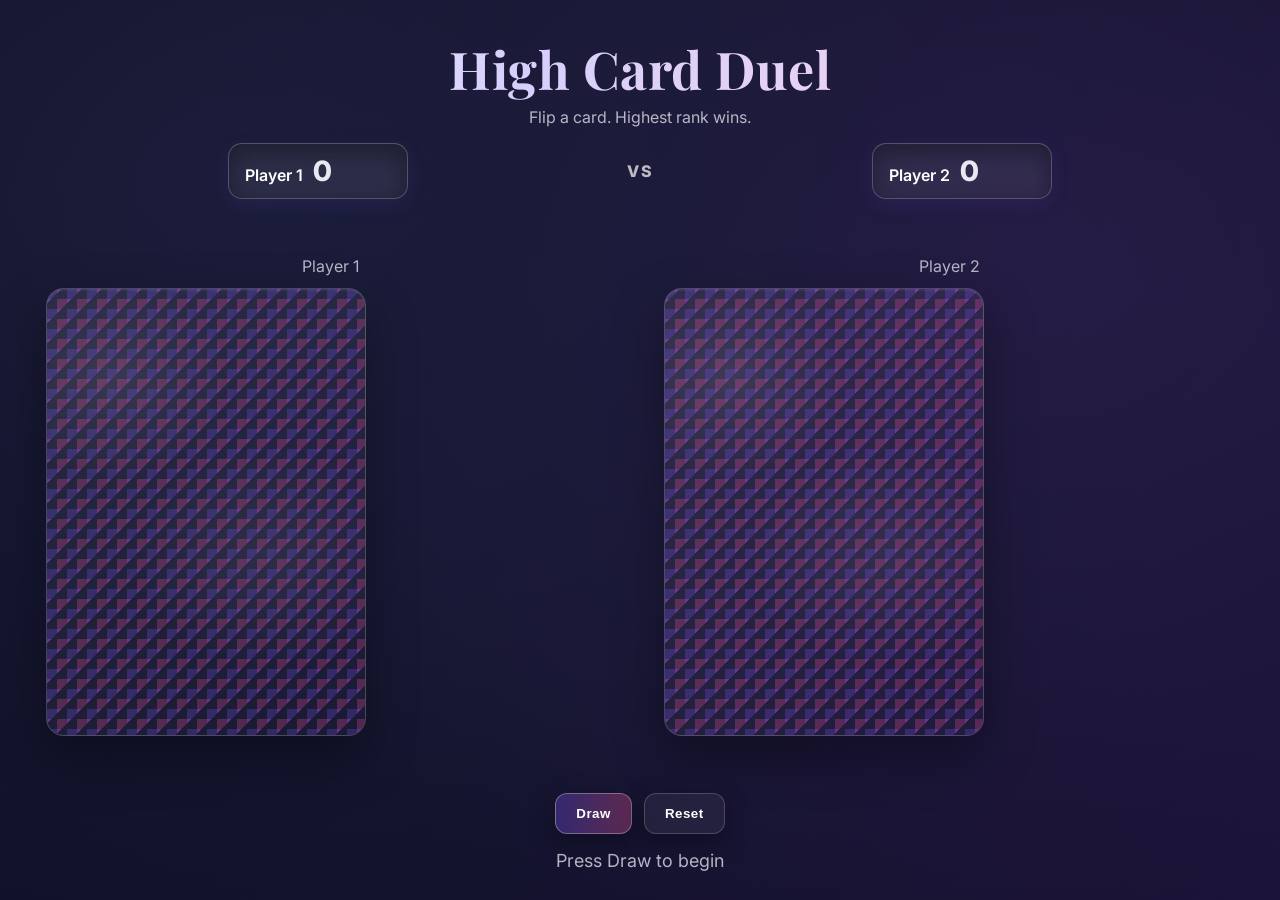
<file: index.html>
<!DOCTYPE html>
<html lang="en">
  <head>
    <meta charset="UTF-8" />
    <meta name="viewport" content="width=device-width, initial-scale=1" />
    <title>High Card Duel</title>
    <link rel="preconnect" href="https://fonts.googleapis.com" />
    <link rel="preconnect" href="https://fonts.gstatic.com" crossorigin />
    <link href="https://fonts.googleapis.com/css2?family=Playfair+Display:wght@600..900&family=Inter:wght@400;600;800&display=swap" rel="stylesheet" />
    <link rel="stylesheet" href="./styles.css" />
  </head>
  <body>
    <div class="app" role="application" aria-label="High Card Duel game">
      <header class="header">
        <h1 class="title">High Card Duel</h1>
        <p class="subtitle">Flip a card. Highest rank wins.</p>
      </header>

      <section class="scoreboard" aria-label="Scoreboard">
        <div class="player-score" id="player1Score">
          <span class="name">Player 1</span>
          <span class="score" aria-live="polite">0</span>
        </div>
        <div class="vs">VS</div>
        <div class="player-score" id="player2Score">
          <span class="name">Player 2</span>
          <span class="score" aria-live="polite">0</span>
        </div>
      </section>

      <main class="table" aria-label="Card table">
        <div class="player" data-player="1">
          <div class="label">Player 1</div>
          <div class="card" id="cardP1" aria-label="Player 1 card" tabindex="0">
            <div class="card-inner">
              <div class="card-face card-front" aria-hidden="true">
                <div class="back-pattern"></div>
              </div>
              <div class="card-face card-back" aria-hidden="true">
                <div class="pips">
                  <div class="corner tl">
                    <span class="rank">A</span>
                    <span class="suit">♠</span>
                  </div>
                  <div class="center">
                    <span class="big-rank">A</span>
                    <span class="big-suit">♠</span>
                  </div>
                  <div class="corner br">
                    <span class="rank">A</span>
                    <span class="suit">♠</span>
                  </div>
                </div>
              </div>
            </div>
          </div>
        </div>

        <div class="player" data-player="2">
          <div class="label">Player 2</div>
          <div class="card" id="cardP2" aria-label="Player 2 card" tabindex="0">
            <div class="card-inner">
              <div class="card-face card-front" aria-hidden="true">
                <div class="back-pattern"></div>
              </div>
              <div class="card-face card-back" aria-hidden="true">
                <div class="pips">
                  <div class="corner tl">
                    <span class="rank">A</span>
                    <span class="suit">♠</span>
                  </div>
                  <div class="center">
                    <span class="big-rank">A</span>
                    <span class="big-suit">♠</span>
                  </div>
                  <div class="corner br">
                    <span class="rank">A</span>
                    <span class="suit">♠</span>
                  </div>
                </div>
              </div>
            </div>
          </div>
        </div>
      </main>

      <section class="controls" aria-label="Controls">
        <button id="drawBtn" class="btn primary" aria-label="Draw cards">Draw</button>
        <button id="resetBtn" class="btn" aria-label="Reset game">Reset</button>
      </section>

      <section class="result" aria-live="polite" id="resultText">Press Draw to begin</section>
    </div>

    <canvas id="confettiCanvas" class="confetti" aria-hidden="true"></canvas>

    <script src="./script.js"></script>
  </body>
</html>
</file>
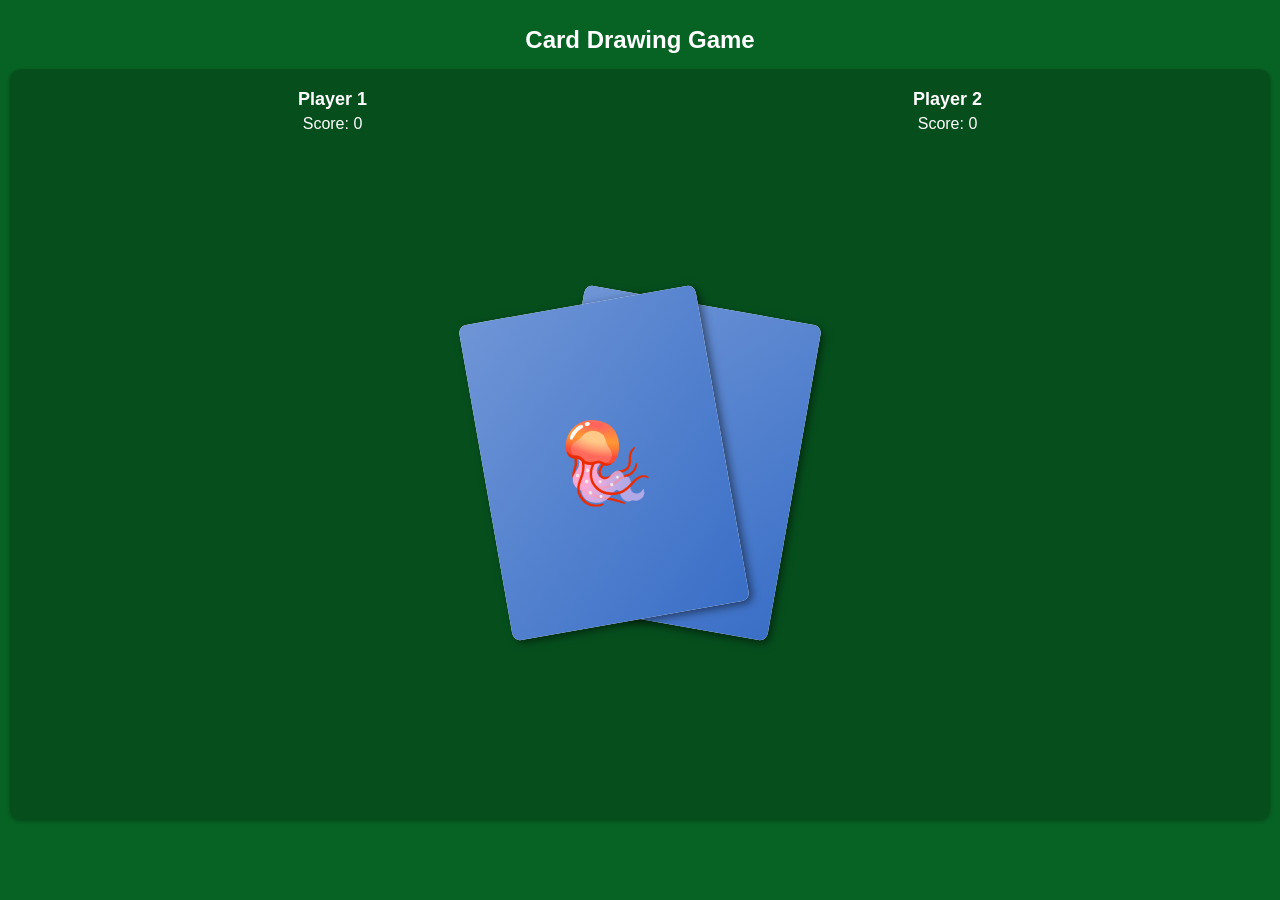
<file: card-drawing-game.html>
<!DOCTYPE html>
<html lang="en">
<head>
    <meta charset="UTF-8">
    <meta name="viewport" content="width=device-width, initial-scale=1.0">
    <title>Card Drawing Game</title>
    <style>
        body {
            font-family: 'Arial', sans-serif;
            background-color: #076324;
            color: white;
            text-align: center;
            padding: 10px;
            margin: 0;
        }

        h1 {
            margin-bottom: 15px;
            font-size: 24px;
        }

        .game-container {
            max-width: 100%;
		        height: 80vh;
            margin: 0 auto;
            background-color: rgba(0, 0, 0, 0.2);
            border-radius: 10px;
            padding: 15px;
            box-shadow: 0 2px 4px rgba(0, 0, 0, 0.3);
        }

        .players-container {
            display: flex;
            justify-content: space-around;
            margin-bottom: 15px;
        }

        .player {
            width: 45%;
            padding: 5px;
        }

        .player-name {
            font-size: 18px;
            margin-bottom: 5px;
            font-weight: bold;
        }

        .score {
            font-size: 16px;
            margin-bottom: 10px;
        }

        .cards-container {
            position: relative;
            height: 600px;
            margin: 10px auto;
            width: 90%;
            max-width: 400px;
        }

        .card {
            width: 240px;
            height: 320px;
            background-color: white;
            border-radius: 8px;
            position: absolute;
            left: 50%;
            top: 50%;
            transform: translate(-50%, -50%);
            box-shadow: 3px 3px 8px rgba(0, 0, 0, 0.5);
            cursor: pointer;
            transition: transform 0.3s ease, background-color 0.3s ease;
        }

        #player1-card {
            transform: translate(-65%, -50%) rotate(-10deg);
            z-index: 2;
        }

        #player2-card {
            transform: translate(-35%, -50%) rotate(10deg);
            z-index: 1;
        }

        .card.picked {
            z-index: 1;
        }

        #player1-card.picked {
            transform: translate(-90%, -40%) rotate(-20deg); /* Move Player 1's card slightly left */
        }

        #player2-card.picked {
            transform: translate(-20%, -60%) rotate(10deg); /* Move Player 2's card slightly right */
        }

        .card.winner {
            z-index: 10; /* Ensure the winning card is on top */
            transform: translate(-60%, -40%) scale(1.1) !important; /* Slightly bigger scale */
            transition: transform 0.5s ease, z-index 0.5s ease; /* Smooth transition */
        }

        .card.flipped .card-front {
            display: none;
        }

        .card.flipped .card-back {
            display: flex;
        }

        .card-front, .card-back {
            position: absolute;
            width: 100%;
            height: 100%;
            border-radius: 8px;
            display: flex;
            justify-content: center;
            align-items: center;
        }

        .card-front {
            background: linear-gradient(135deg, #6f95d6, #3a6fc7);
		font-size: 80px; /* Adjust size */
		display: flex;
		justify-content: center;
    		align-items: center;
        }

        .card-front img {
            width: 80%;
            height: auto;
        }

        .card-back {
            background: linear-gradient(135deg, #eeeeff, #ccccff);
            color: black;
            display: none;
            flex-direction: column;
            justify-content: space-between;
            padding: 8px;
        }

        .card-back.hearts {
            background-color: #ffebee;
        }

        .card-back.diamonds {
            background-color: #ffebee;
        }

        .card-back.clubs {
            background-color: #e8f5e9;
        }

        .card-back.spades {
            background-color: #e8f5e9;
        }

        .card-value-top {
            position: absolute;
            top: 5px;
            left: 8px;
            font-size: 22px;
            font-weight: bold;
        }

        .card-value-bottom {
            position: absolute;
            bottom: 5px;
            right: 8px;
            font-size: 22px;
            font-weight: bold;
            transform: rotate(180deg);
        }

        .card-suit {
            position: absolute;
            font-size: 50px;
            line-height: 1;
            top: 50%;
            left: 50%;
            transform: translate(-50%, -50%);
        }

        .hearts, .diamonds {
            color: orange;
        }

        .spades, .clubs {
            color: black;
        }

        .result {
            font-size: 18px;
            font-weight: bold;
            height: 24px;
            margin: 15px 0;
        }

        .play-again-btn {
            background-color: #4CAF50;
            color: white;
            border: none;
            padding: 10px 20px;
            margin: 10px auto;
            border-radius: 5px;
            font-size: 16px;
            cursor: pointer;
            box-shadow: 0 2px 4px rgba(0, 0, 0, 0.3);
            display: none;
        }

        .card-highlight {
            position: absolute;
            width: 150px;
            height: 206px;
        /*  border: 2px dashed #FFD700; */
            border-radius: 10px;
            top: -5px;
            left: -5px;
        }

        /* Media Queries for Better Mobile Support */
        @media (max-width: 480px) {
            h1 {
                font-size: 20px;
                margin-bottom: 10px;
            }

            .game-container {
                padding: 10px;
            }

            .player-name {
                font-size: 16px;
            }

            .score {
                font-size: 14px;
            }

            .card {
                width: 200px;
                height: 320px;
            }

            .card-suit {
                font-size: 60px;
            }

            .card-value-top, .card-value-bottom {
                font-size: 28px;
            }

            .result {
                font-size: 16px;
                height: 20px;
            }

            .card-highlight {
                width: 130px;
                height: 178px;
            }
        }
    </style>
</head>
<body>
    <h1>Card Drawing Game</h1>
    <div class="game-container">
        <div class="players-container">
            <div class="player">
                <div class="player-name">Player 1</div>
                <div class="score">Score: <span id="player1-score">0</span></div>
            </div>
            <div class="player">
                <div class="player-name">Player 2</div>
                <div class="score">Score: <span id="player2-score">0</span></div>
            </div>
        </div>

        <div class="cards-container" id="cards-container">
            <div class="card" id="player1-card">
                <div class="card-highlight"></div>
                <div class="card-front">
                    🪼
                </div>
                <div class="card-back">
                    <!-- Card content will be inserted here -->
                </div>
            </div>
            <div class="card" id="player2-card">
                <div class="card-highlight"></div>
                <div class="card-front">
                    🪼
                </div>
                <div class="card-back">
                    <!-- Card content will be inserted here -->
                </div>
            </div>
        </div>

        <div class="result" id="result"></div>

        <button id="play-again" class="play-again-btn">Play Again</button>
    </div>

    <script>
        document.addEventListener('DOMContentLoaded', function() {
            // Game variables
            const suits = ['hearts', 'diamonds', 'clubs', 'spades'];
            const suitSymbols = {
                'hearts': '♥',
                'diamonds': '♦',
                'clubs': '♣',
                'spades': '♠'
            };
            const values = ['2', '3', '4', '5', '6', '7', '8', '9', '10', 'J', 'Q', 'K', 'A'];
            const valueMap = {
                '2': 2, '3': 3, '4': 4, '5': 5, '6': 6, '7': 7, '8': 8, '9': 9, '10': 10,
                'J': 11, 'Q': 12, 'K': 13, 'A': 14
            };
            
            let deck = [];
            let player1Score = 0;
            let player2Score = 0;
            let player1Card = null;
            let player2Card = null;
            let cardsDrawn = 0;
            
            const player1CardElement = document.getElementById('player1-card');
            const player2CardElement = document.getElementById('player2-card');
            const resultElement = document.getElementById('result');
            const player1ScoreElement = document.getElementById('player1-score');
            const player2ScoreElement = document.getElementById('player2-score');
            const playAgainButton = document.getElementById('play-again');
            const cardsContainer = document.getElementById('cards-container');
            
            // Initialize game
            initGame();
            
            // Event listeners
            player1CardElement.addEventListener('click', () => {
                if (!player1Card && !player1CardElement.classList.contains('flipped')) {
                    drawCard(1);
                }
            });
            
            player2CardElement.addEventListener('click', () => {
                if (!player2Card && !player2CardElement.classList.contains('flipped')) {
                    drawCard(2);
                }
            });
            
            playAgainButton.addEventListener('click', () => {
                resetRound();
            });
            
            // Game functions
            function initGame() {
                resetDeck();
                resetRound();
            }
            
            function resetDeck() {
                deck = [];
                for (let suit of suits) {
                    for (let value of values) {
                        deck.push({ suit, value });
                    }
                }
                shuffleDeck();
            }
            
            function shuffleDeck() {
                for (let i = deck.length - 1; i > 0; i--) {
                    const j = Math.floor(Math.random() * (i + 1));
                    [deck[i], deck[j]] = [deck[j], deck[i]];
                }
            }
            
            function resetRound() {
                // Reset UI
                player1CardElement.querySelector('.card-back').innerHTML = '';
                player2CardElement.querySelector('.card-back').innerHTML = '';
                player1CardElement.classList.remove('flipped', 'picked', 'winner');
                player2CardElement.classList.remove('flipped', 'picked', 'winner');
                
                // Reset card backgrounds
                player1CardElement.querySelector('.card-back').className = 'card-back';
                player2CardElement.querySelector('.card-back').className = 'card-back';
                
                resultElement.textContent = '';
                playAgainButton.style.display = 'none';
                
                // Reset game state
                player1Card = null;
                player2Card = null;
                cardsDrawn = 0;
                
                // Reset deck if needed
                if (deck.length < 2) {
                    resetDeck();
                }
            }
            
            function drawCard(playerNum) {
                if (deck.length === 0) {
                    resetDeck();
                }
                
                const card = deck.pop();
                const cardElement = playerNum === 1 ? player1CardElement : player2CardElement;
                const cardBackElement = cardElement.querySelector('.card-back');
                
                // Add suit class to card background
                cardBackElement.className = 'card-back ' + card.suit;
                
                // Create card content
                cardBackElement.innerHTML = `
                    <div class="card-value-top ${card.suit}">${card.value}</div>
                    <div class="card-suit ${card.suit}">${suitSymbols[card.suit]}</div>
                    <div class="card-value-bottom ${card.suit}">${card.value}</div>
                `;
                
                // Flip card and slide sideways
                cardElement.classList.add('flipped', 'picked');
                
                // Store card
                if (playerNum === 1) {
                    player1Card = card;
                } else {
                    player2Card = card;
                }
                
                // Track cards drawn
                cardsDrawn++;
                
                // Check if both cards are drawn
                if (cardsDrawn === 2) {
                    setTimeout(checkWinner, 300);
                }
            }
            
            function checkWinner() {
                if (!player1Card || !player2Card) return;
                
                const player1Value = valueMap[player1Card.value];
                const player2Value = valueMap[player2Card.value];
                
                setTimeout(() => {
                    if (player1Value > player2Value) {
                        resultElement.textContent = 'Player 1 wins this round!';
                        player1Score++;
                        player1CardElement.classList.add('winner');
                        player1CardElement.style.zIndex = 10; // Ensure Player 1's card is on top
                        player2CardElement.style.zIndex = 1; // Ensure Player 2's card is below
                    } else if (player2Value > player1Value) {
                        resultElement.textContent = 'Player 2 wins this round!';
                        player2Score++;
                        player2CardElement.classList.add('winner');
                        player2CardElement.style.zIndex = 10; // Ensure Player 2's card is on top
                        player1CardElement.style.zIndex = 1; // Ensure Player 1's card is below
                    } else {
                        resultElement.textContent = 'It\'s a tie!';
                    }

                    player1ScoreElement.textContent = player1Score;
                    player2ScoreElement.textContent = player2Score;
                    playAgainButton.style.display = 'block';
                }, 500);
            }
        });
    </script>
</body>
</html>
</file>
<file: styles.css>
:root {
  --bg-1: #0f1020;
  --bg-2: #1b1d3a;
  --bg-3: #2a1b4a;
  --accent: #7c5cff;
  --accent-2: #ff5c9a;
  --glass: rgba(255, 255, 255, 0.08);
  --stroke: rgba(255, 255, 255, 0.18);
  --text: #e8e8f0;
  --muted: #b6b6c6;
  --shadow: rgba(0, 0, 0, 0.35);
  --win: #27e1a7;
  --lose: #ff6b6b;
  --tie: #ffd166;
}

* { box-sizing: border-box; }
html, body { height: 100%; }
body {
  margin: 0;
  font-family: Inter, system-ui, -apple-system, Segoe UI, Roboto, Arial, "Noto Sans", "Apple Color Emoji", "Segoe UI Emoji";
  color: var(--text);
  background: radial-gradient(1200px 800px at 20% 20%, var(--bg-2), transparent),
              radial-gradient(1000px 700px at 80% 30%, var(--bg-3), transparent),
              linear-gradient( to bottom right, #0d0e22, #11122a 60%, #1a1236 );
  background-attachment: fixed;
  overflow-x: hidden;
}

.app {
  min-height: 100dvh;
  display: grid;
  grid-template-rows: auto auto 1fr auto auto;
  gap: 16px;
  padding: clamp(16px, 2vw, 28px);
}

.header { text-align: center; }
.title {
  font-family: "Playfair Display", Georgia, serif;
  font-size: clamp(28px, 5vw, 52px);
  letter-spacing: 0.5px;
  margin: 8px 0 4px;
  background: linear-gradient(90deg, #fff, #d6cffc 40%, #ffd6ea);
  -webkit-background-clip: text;
  background-clip: text;
  color: transparent;
}
.subtitle {
  margin: 0;
  color: var(--muted);
  font-size: clamp(12px, 1.6vw, 16px);
}

.scoreboard {
  display: grid;
  grid-template-columns: 1fr auto 1fr;
  align-items: center;
  justify-items: center;
  gap: 16px;
}
.player-score {
  display: flex;
  align-items: baseline;
  gap: 10px;
  padding: 10px 16px;
  background: var(--glass);
  border: 1px solid var(--stroke);
  border-radius: 14px;
  box-shadow: 0 8px 24px var(--shadow) inset, 0 6px 20px rgba(124, 92, 255, 0.1);
  backdrop-filter: blur(8px);
  min-width: 180px;
}
.player-score .name { font-weight: 600; color: #fff; }
.player-score .score { font-size: 28px; font-weight: 800; }
.vs {
  font-weight: 800;
  color: #fff;
  letter-spacing: 2px;
  opacity: 0.7;
}

.table {
  display: grid;
  grid-template-columns: 1fr 1fr;
  gap: clamp(16px, 6vw, 48px);
  align-items: center;
  justify-items: center;
  padding: clamp(12px, 2vw, 20px);
}
.player { width: 100%; text-align: center; }
.player .label { color: var(--muted); margin-bottom: 12px; }

.card {
  --card-w: min(70vw, 320px);
  width: var(--card-w);
  aspect-ratio: 2.5 / 3.5;
  perspective: 1200px;
}
.card-inner {
  position: relative;
  width: 100%;
  height: 100%;
  transform-style: preserve-3d;
  transition: transform 700ms cubic-bezier(.2,.7,.2,1);
}
.card.flipped .card-inner { transform: rotateY(180deg); }

.card-face {
  position: absolute;
  inset: 0;
  border-radius: 18px;
  border: 1px solid var(--stroke);
  box-shadow: 0 20px 50px var(--shadow), 0 2px 0 rgba(255,255,255,0.05) inset;
  overflow: hidden;
  display: grid;
  place-items: center;
  backface-visibility: hidden;
}

.card-front {
  background:
    radial-gradient(120px 100px at 20% 20%, rgba(255,255,255,.08), transparent),
    radial-gradient(140px 110px at 70% 60%, rgba(255,255,255,.06), transparent),
    linear-gradient(135deg, rgba(255,255,255,0.08), rgba(255,255,255,0.02));
}
.back-pattern {
  width: 100%;
  height: 100%;
  background:
    linear-gradient(135deg, rgba(124, 92, 255, .25) 0 10px, transparent 10px 20px) 0 0/20px 20px,
    linear-gradient(135deg, rgba(255, 92, 154, .25) 0 10px, transparent 10px 20px) 10px 10px/20px 20px;
  filter: saturate(1.1) contrast(1.2);
}

.card-back {
  transform: rotateY(180deg);
  background: linear-gradient(180deg, #fff, #fff 60%, #f6f9ff);
}

.pips { position: relative; width: 100%; height: 100%; }
.corner {
  position: absolute; display: grid; gap: 2px; text-align: center; width: 40px;
}
.corner.tl { top: 10px; left: 12px; }
.corner.br { bottom: 10px; right: 12px; transform: rotate(180deg); }
.rank { font-weight: 800; font-size: clamp(16px, 2.2vw, 20px); }
.suit { font-size: clamp(14px, 2vw, 18px); }
.center { position: absolute; inset: 0; display: grid; place-items: center; gap: 8px; }
.big-rank { font-weight: 800; font-size: clamp(56px, 10vw, 86px); line-height: 1; }
.big-suit { font-size: clamp(44px, 8vw, 64px); line-height: 1; }

.card.win { box-shadow: 0 24px 60px rgba(39, 225, 167, .35), 0 0 0 2px rgba(39, 225, 167, .6) inset; }
.card.lose { box-shadow: 0 24px 50px rgba(255, 107, 107, .25), 0 0 0 2px rgba(255, 107, 107, .5) inset; }
.card.tie { box-shadow: 0 24px 50px rgba(255, 209, 102, .25), 0 0 0 2px rgba(255, 209, 102, .55) inset; }

.controls {
  display: flex;
  justify-content: center;
  gap: 12px;
}

.btn {
  --btn-bg: rgba(255,255,255,0.06);
  --btn-br: rgba(255,255,255,0.18);
  padding: 12px 20px;
  border-radius: 12px;
  border: 1px solid var(--btn-br);
  color: #fff;
  background: var(--btn-bg);
  font-weight: 700;
  letter-spacing: 0.5px;
  cursor: pointer;
  transition: transform 0.15s ease, box-shadow 0.2s ease, background 0.2s ease;
  box-shadow: 0 8px 24px var(--shadow);
  backdrop-filter: blur(8px);
}
.btn:hover {
  transform: translateY(-1px);
  box-shadow: 0 12px 28px rgba(0,0,0,0.45);
}
.btn:active { transform: translateY(0); }
.btn.primary {
  --btn-bg: linear-gradient(90deg, rgba(124,92,255,.3), rgba(255,92,154,.3));
  --btn-br: rgba(255,255,255,0.3);
}
.btn:disabled { opacity: 0.6; cursor: not-allowed; }

.result {
  text-align: center;
  font-size: clamp(14px, 2vw, 18px);
  color: var(--muted);
  min-height: 24px;
}

.confetti {
  position: fixed;
  inset: 0;
  pointer-events: none;
}

@media (max-width: 880px) {
  .table { grid-template-columns: 1fr; }
  .vs { display: none; }
}
</file>
